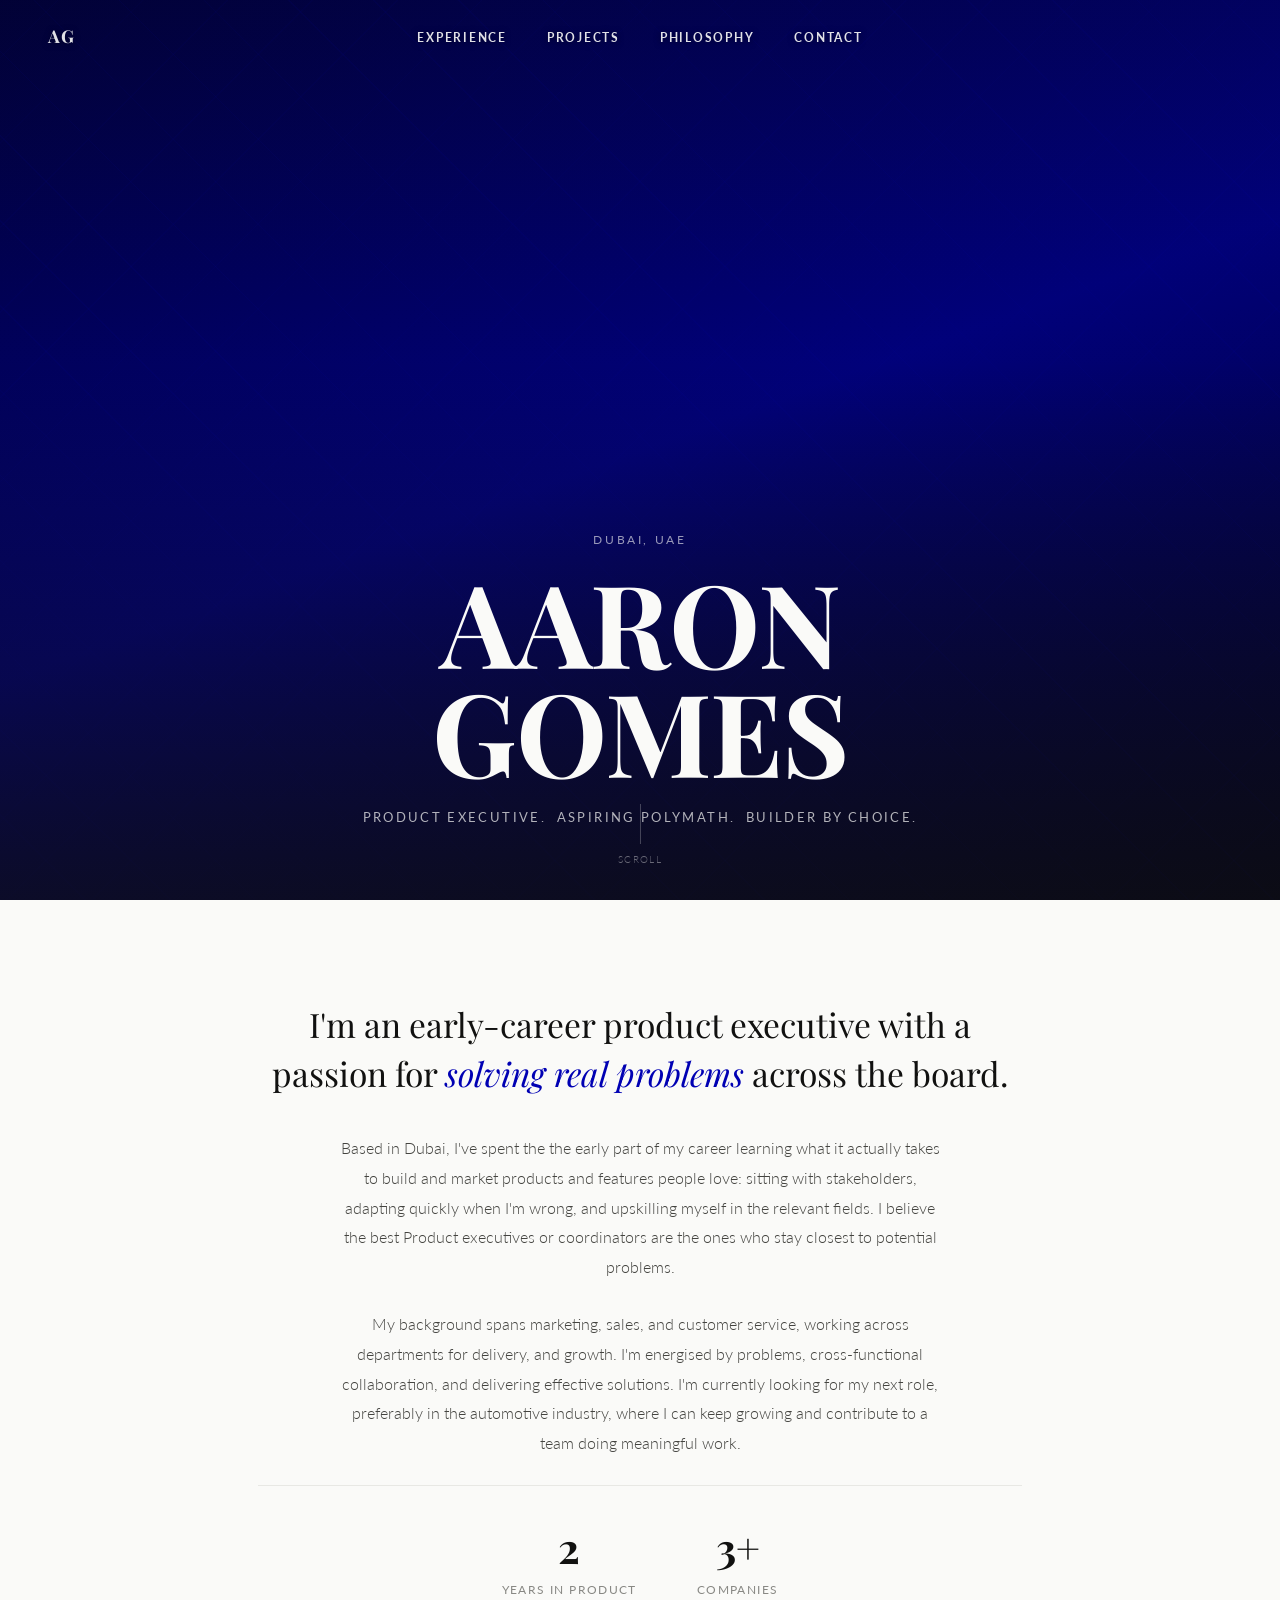
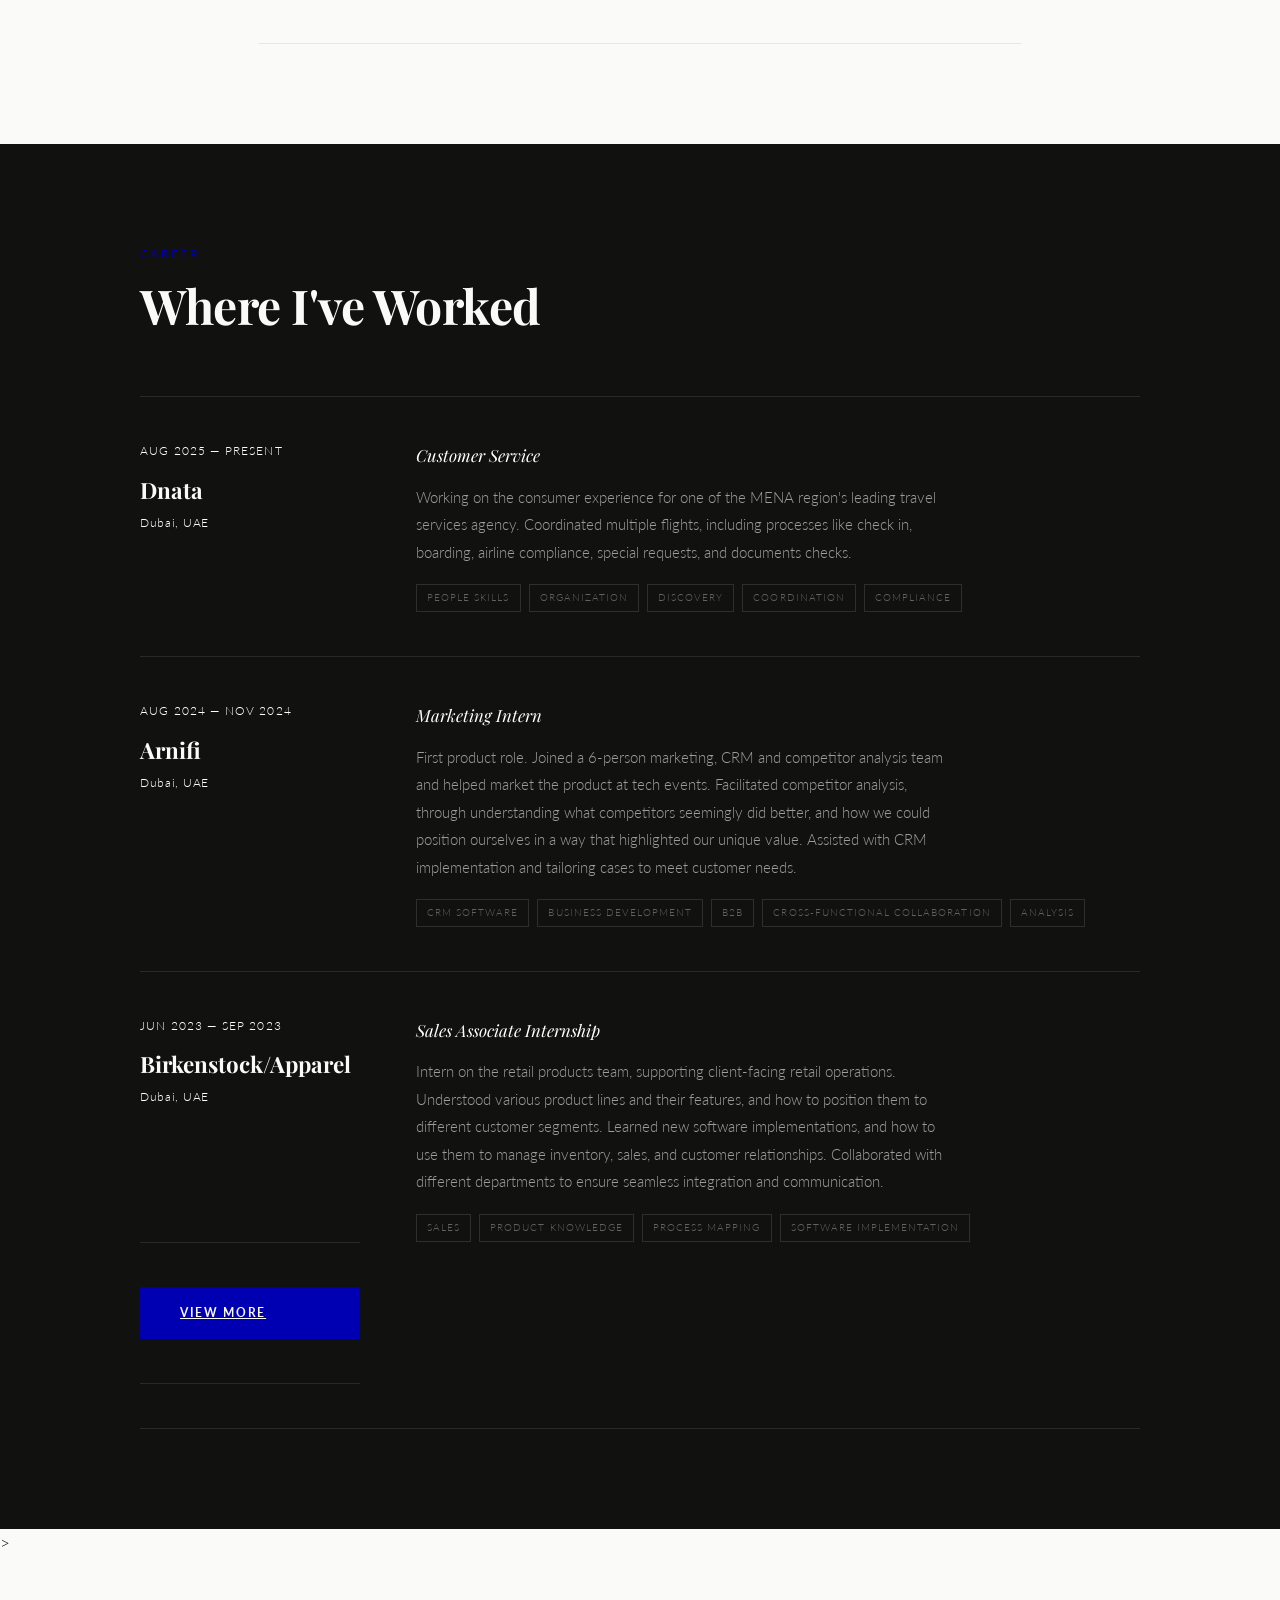
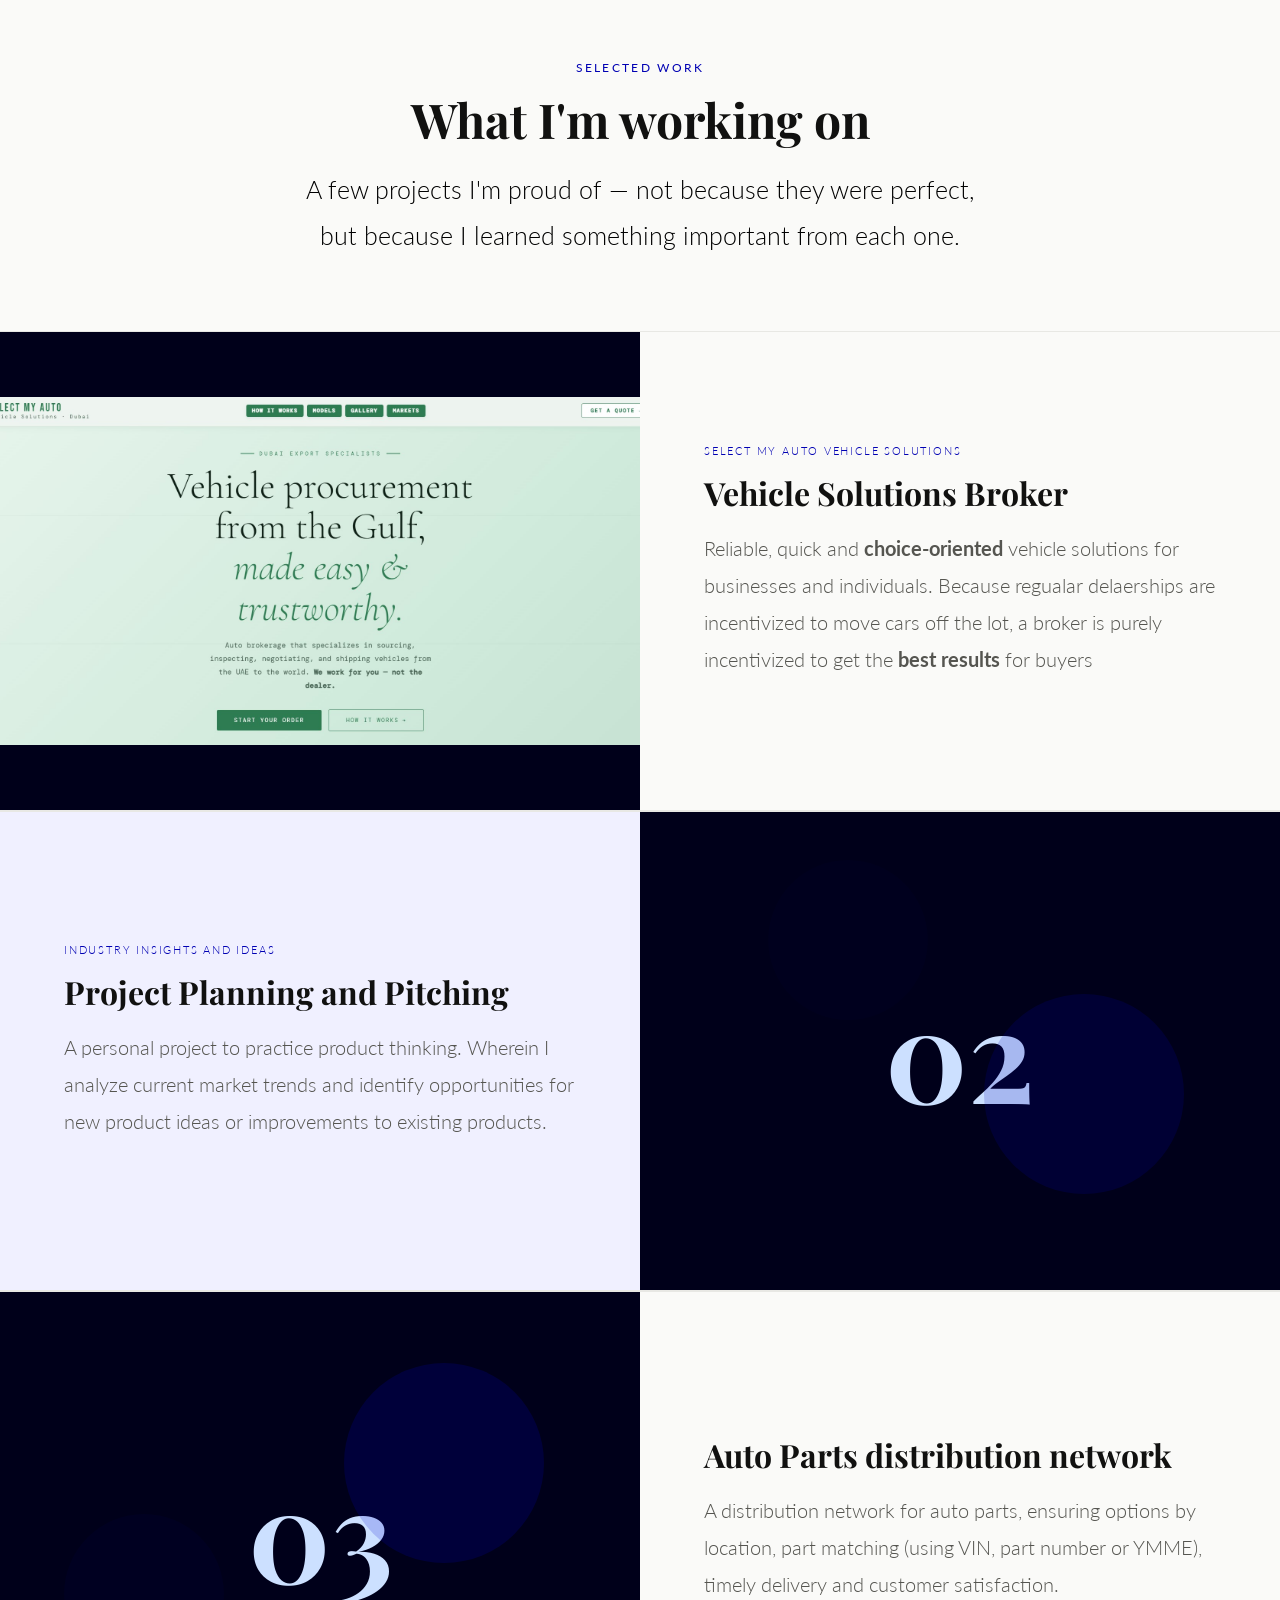
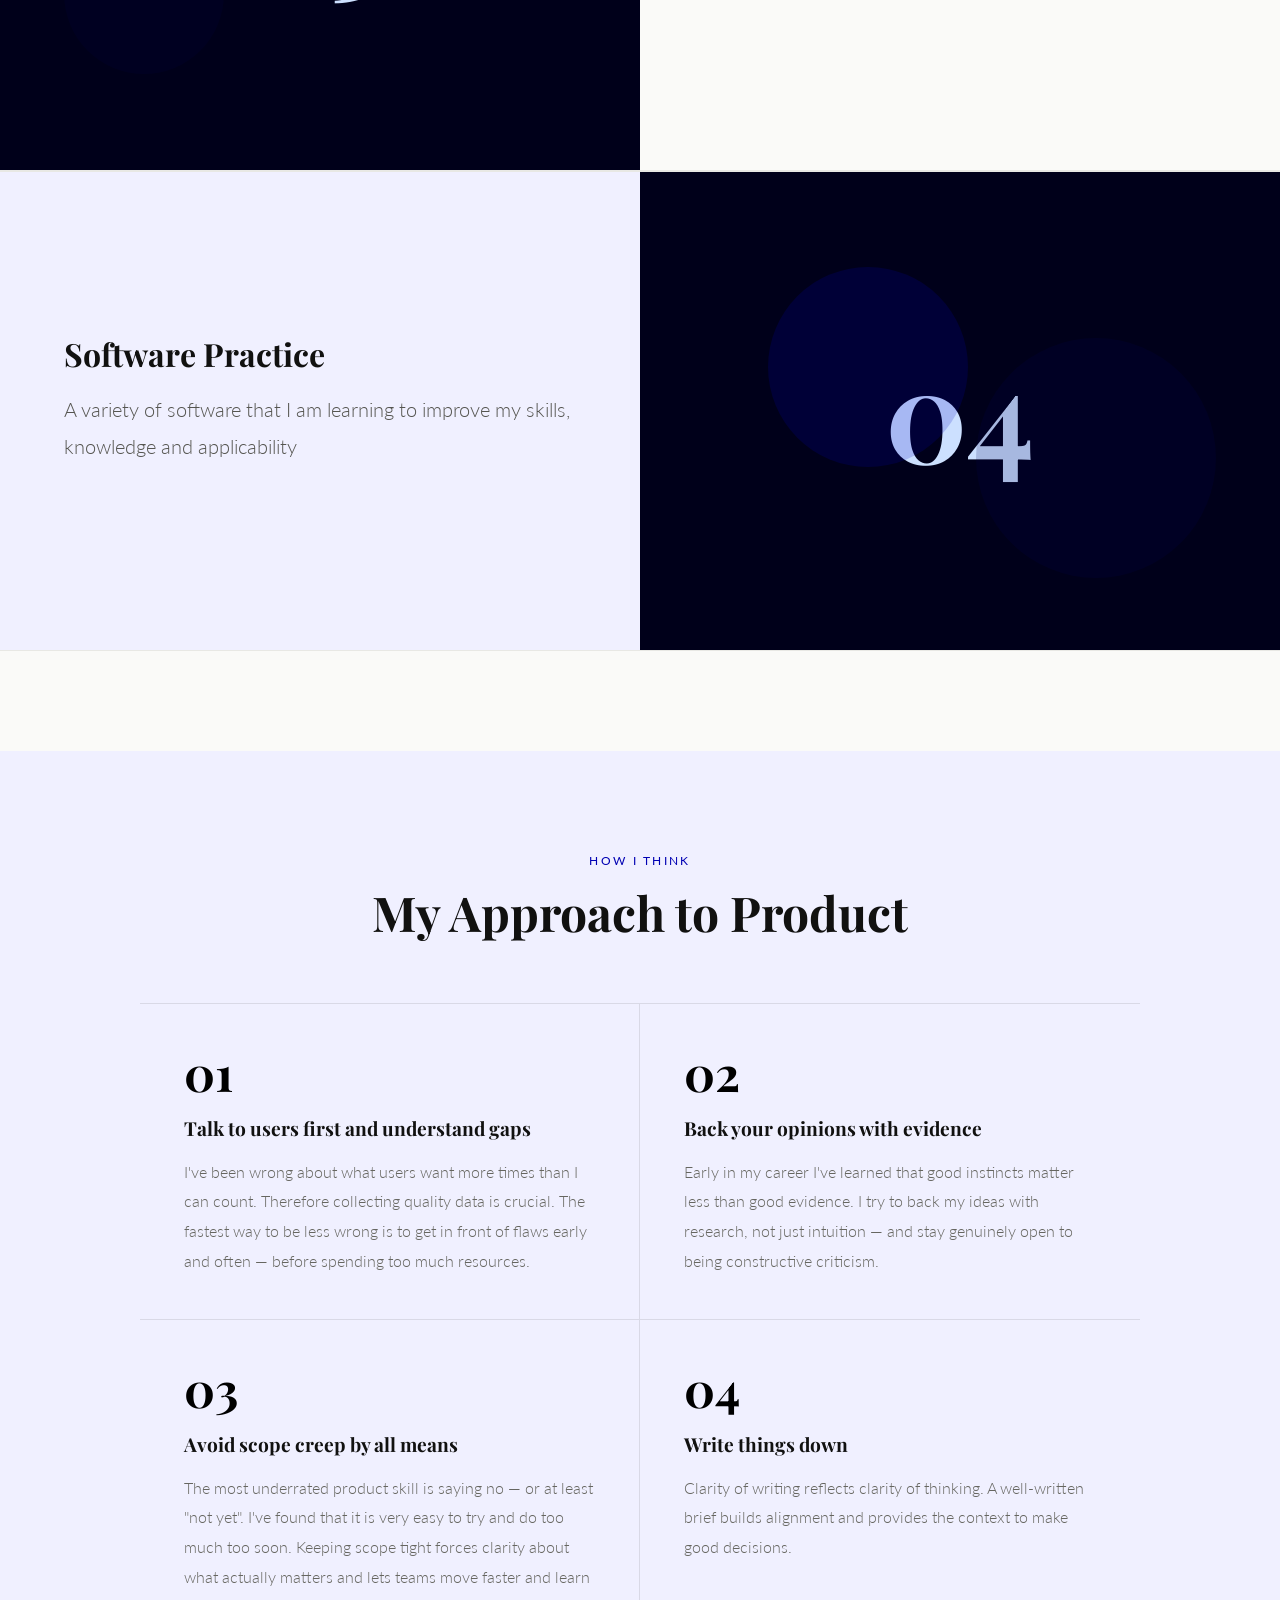
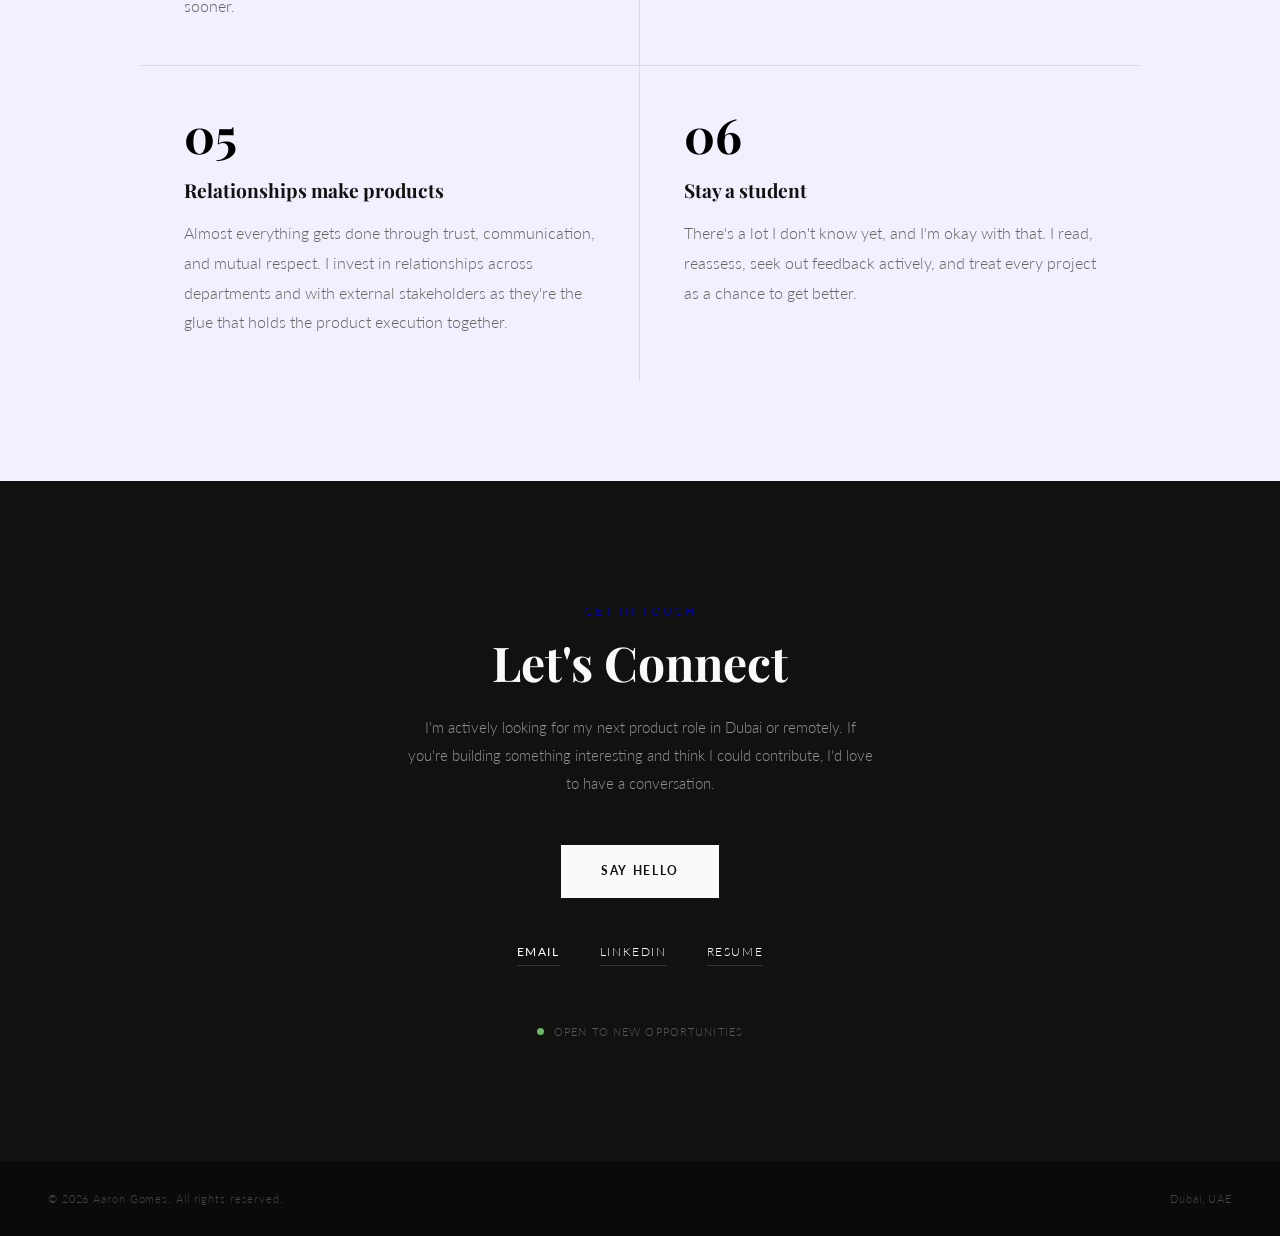
<file: index.html>
<!DOCTYPE html>
<html lang="en">
<head>
  <meta charset="UTF-8">
  <meta name="viewport" content="width=device-width, initial-scale=1.0">
  <title>Aaron Gomes – Product Executive. Dubai, UAE.</title>
  <link href="https://fonts.googleapis.com/css2?family=Playfair+Display:ital,wght@0,400;0,700;1,400;1,700&family=Lato:wght@300;400;700&display=swap" rel="stylesheet">
  <link rel="stylesheet" href="style.css">
</head>
<body>

<!-- NAV -->
<nav id="site-nav">
  <a href="#" class="nav-home" aria-label="Back to top">AG</a>
  <ul class="nav-links">
    <li><a href="#experience">Experience</a></li>
    <li><a href="#work">Projects</a></li>
    <li><a href="#philosophy">Philosophy</a></li>
    <li><a href="#contact">Contact</a></li>
  </ul>
</nav>

<!-- HERO -->
<section id="hero">
  <div class="hero-pattern"></div>
  <div class="hero-bg"></div>
  <div class="hero-content">
    <p class="hero-eyebrow">Dubai, UAE</p>
    <h1 class="hero-name">AARON<br>GOMES</h1>
    <p class="hero-subtitle">Product Executive.&nbsp; Aspiring Polymath.&nbsp; Builder by choice.</p>
  </div>
  <div class="hero-scroll">
    <div class="hero-scroll-line"></div>
    Scroll
  </div>
</section>

<!-- INTRO -->
<section id="intro">
  <p class="intro-lead">
    I'm an early-career product executive with a passion for <em>solving real problems</em> across the board.
  </p>
  <p class="intro-body">
    Based in Dubai, I've spent the the early part of my career learning what it actually takes to build and market products and features people love: 
    sitting with stakeholders, adapting quickly when I'm wrong, and upskilling myself in the relevant fields. 
    I believe the best Product executives or coordinators are the ones who stay closest to potential problems.
  </p>
  <p class="intro-body">
    My background spans marketing, sales, and customer service, working across departments for delivery, and growth. I'm energised by problems, cross-functional collaboration, and delivering effective solutions. I'm currently looking for my next role, preferably in the automotive industry,  where I can keep growing and contribute to a team doing meaningful work.
  </p>
  <div class="intro-stats">
    <div>
      <span class="istat-num">2</span>
      <span class="istat-label">Years in product</span>
    </div>
    <div>
      <span class="istat-num">3+</span>
      <span class="istat-label">Companies</span>
    </div>
    
  </div>
</section>

<!-- EXPERIENCE -->
<section id="experience">
  <div class="inner">
    <p class="section-label">Career</p>
    <h2 class="section-heading">Where I've Worked</h2>

    <div class="exp-item">
      <div class="exp-meta">
        <p class="exp-period">Aug 2025 — Present</p>
        <p class="exp-company">Dnata</p>
        <p class="exp-location">Dubai, UAE</p>
      </div>
      <div class="exp-body">
        <p class="exp-role">Customer Service</p>
        <p class="exp-desc">
          Working on the consumer experience for one of the MENA region's leading travel services agency. 
          Coordinated multiple flights, including processes like check in, boarding, airline compliance, special requests, and documents checks. 
          </p>
        <div class="exp-tags">
          <span class="tag">People Skills</span>
          <span class="tag">Organization</span>
          <span class="tag">Discovery</span>
          <span class="tag">Coordination</span>
          <span class="tag">Compliance</span>
        </div>
      </div>
    </div>

    <div class="exp-item">
      <div class="exp-meta">
        <p class="exp-period">Aug 2024 — Nov 2024</p>
        <p class="exp-company">Arnifi</p>
        <p class="exp-location">Dubai, UAE</p>
      </div>
      <div class="exp-body">
        <p class="exp-role">Marketing Intern</p>
        <p class="exp-desc">First product role. Joined a 6-person marketing, CRM and competitor analysis team and helped market the product at tech events. 
          Facilitated competitor analysis, through understanding what competitors seemingly did better, and how we could position ourselves in a way that highlighted our unique value. 
          Assisted with CRM implementation and tailoring cases to meet customer needs.</p>
        <div class="exp-tags">
          <span class="tag">CRM software</span>
          <span class="tag">Business Development</span>
          <span class="tag">B2B</span>
          <span class="tag">Cross-functional Collaboration</span>
          <span class="tag">Analysis</span>
        </div>
      </div>
    </div>

    <div class="exp-item">
      <div class="exp-meta">
        <p class="exp-period">Jun 2023 — Sep 2023</p>
        <p class="exp-company">Birkenstock/Apparel</p>
        <p class="exp-location">Dubai, UAE</p>
      </div>
      <div class="exp-body">
        <p class="exp-role">Sales Associate Internship</p>
        <p class="exp-desc">Intern on the retail products team, supporting client-facing retail operations. Understood various product lines and their features, and how to position them to different customer segments.
          Learned new software implementations, and how to use them to manage inventory, sales, and customer relationships. 
          Collaborated with different departments to ensure seamless integration and communication.</p>
        <div class="exp-tags">
          <span class="tag">Sales</span>
          <span class="tag">Product Knowledge</span>
          <span class="tag">Process Mapping</span>
          <span class="tag">Software Implementation</span>
        </div>
      </div>
      <div class="exp-item">
            <a href="https://www.linkedin.com/in/aarongomes36/details/experience/"  target="_blank" class="btn-wide">View more</a>
      </div>
    </div>
  </div>
</section>

<!-- SELECTED WORK -->
><section id="work">
  <div class="section-intro">
    <p class="section-label">Selected Work</p>
    <h2 class="section-heading">What I'm working on</h2>
    <p style="font-size:0.93rem; color:black; line-height:1.85; font-size: 25px;">
      A few projects I'm proud of — not because they were perfect, but because I learned something important from each one.</p>
  </div>

  <!-- Item 1 -->
  <a href="/Select My Auto Profile/vehicle-brokerage.html" class="work-link">
  <div class="work-item">
    <div class="work-visual" style="background: #00001a;">
      <div class="work-visual-inner">
        <img src="/Media/SelectMyAuto.jpg" alt="Project screenshot" style="width: 700px; object-fit: cover; border-radius: 8px;">
      </div>
    </div>
    <div class="work-content">
      <p class="work-eyebrow">Select My Auto Vehicle Solutions</p>
      <h3 class="work-title">Vehicle Solutions Broker</h3>
      <p class="work-desc">Reliable, quick and <b>choice-oriented</b> vehicle solutions for businesses and individuals. 
        Because regualar delaerships are incentivized to move cars off the lot, a broker is purely incentivized to get the <b>best results</b> for buyers</p>
    </div>
  </div>
  </a>

  <!-- Item 2 -->
  <a href="/Projects Profile/Projects.html" class="work-link">
  <div class="work-item reverse">
    <div class="work-visual" style="background: #00001a;">
      <div class="work-visual-inner">
        <div class="work-visual-num">02</div>
        <div class="work-visual-accent" style="background: #0000aa; bottom: 20%; right: 15%;"></div>
        <div class="work-visual-accent" style="background: #000033; top: 10%; left: 20%; width:160px; height:160px;"></div>
      </div>
    </div>
    <div class="work-content">
      <p class="work-eyebrow">Industry insights and ideas</p>
      <h3 class="work-title">Project Planning and Pitching</h3>
      <p class="work-desc">A personal project to practice product thinking. Wherein I analyze current market trends and identify opportunities for new product ideas or improvements to existing products.</p>
    </div>
  </div>
  </a>

  <!-- Item 3 -->
  <a href="" target="_blank" class="work-link">
  <div class="work-item">
    <div class="work-visual" style="background: #00001a;">
      <div class="work-visual-inner">
        <div class="work-visual-num">03</div>
        <div class="work-visual-accent" style="background: #0000cc; top: 15%; right: 15%;"></div>
        <div class="work-visual-accent" style="background: #000044; bottom: 20%; left: 10%; width:160px; height:160px;"></div>
      </div>
    </div>
    <div class="work-content">
      <h3 class="work-title">Auto Parts distribution network</h3>
      <p class="work-desc">A distribution network for auto parts, ensuring options by location, part matching (using VIN, part number or YMME), timely delivery and customer satisfaction.</p>
    </div>
  </div>
  </a>

  
  <!-- Item 4 -->
  <a href="" target="_blank" class="work-link">
  <div class="work-item reverse">
    <div class="work-visual" style="background: #00001a;">
      <div class="work-visual-inner">
        <div class="work-visual-num">04</div>
        <div class="work-visual-accent" style="background: #0000bb; top: 20%; left: 20%;"></div>
        <div class="work-visual-accent" style="background: #000055; bottom: 15%; right: 10%; width:240px; height:240px;"></div>
      </div>
    </div>
    <div class="work-content">
      <h3 class="work-title">Software Practice</h3>
      <p class="work-desc">A variety of software that I am learning to improve my skills, knowledge and applicability</p>
    </div>
  </div>
  </a>

</section>

<!-- PHILOSOPHY -->
<section id="philosophy">
  <div class="inner">
    <p class="section-label">How I Think</p>
    <h2 class="section-heading">My Approach to Product</h2>

    <div class="principles">
      <div class="principle">
        <div class="principle-num">01</div>
        <h3 class="principle-title">Talk to users first and understand gaps</h3>
        <p class="principle-body">I've been wrong about what users want more times than I can count. Therefore collecting quality data is crucial. The fastest way to be less wrong is to get in front of flaws early and often — before spending too much resources.</p>
      </div>
      <div class="principle">
        <div class="principle-num">02</div>
        <h3 class="principle-title">Back your opinions with evidence</h3>
        <p class="principle-body">Early in my career I've learned that good instincts matter less than good evidence. I try to back my ideas with research, not just intuition — and stay genuinely open to being constructive criticism.</p>
      </div>
      <div class="principle">
        <div class="principle-num">03</div>
        <h3 class="principle-title">Avoid scope creep by all means</h3>
        <p class="principle-body">The most underrated product skill is saying no — or at least "not yet". I've found that it is very easy to try and do too much too soon. Keeping scope tight forces clarity about what actually matters and lets teams move faster and learn sooner.</p>
      </div>
      <div class="principle">
        <div class="principle-num">04</div>
        <h3 class="principle-title">Write things down</h3>
        <p class="principle-body">Clarity of writing reflects clarity of thinking. A well-written brief builds alignment and provides the context to make good decisions.</p>
      </div>
      <div class="principle">
        <div class="principle-num">05</div>
        <h3 class="principle-title">Relationships make products</h3>
        <p class="principle-body">Almost everything gets done through trust, communication, and mutual respect. I invest in relationships across departments and with external stakeholders as they're the glue that holds the product execution together.</p>
      </div>
      <div class="principle">
        <div class="principle-num">06</div>
        <h3 class="principle-title">Stay a student</h3>
        <p class="principle-body">There's a lot I don't know yet, and I'm okay with that. I read, reassess, seek out feedback actively, and treat every project as a chance to get better.</p>
      </div>
    </div>

  </div>
</section>

<!-- CONTACT -->
<section id="contact">
  <div class="inner">
    <p class="section-label">Get in Touch</p>
    <h2 class="section-heading">Let's Connect</h2>
    <p class="contact-body">I'm actively looking for my next product role in Dubai or remotely. If you're building something interesting and think I could contribute, I'd love to have a conversation.</p>

    <a href="mailto:aarongomes2003@gmail.com" class="btn-cta">Say hello</a>

    <div class="contact-links-row" style="margin-top: 44px;">
      <button class="contact-link email-modal-trigger" onclick="document.getElementById('email-modal').classList.add('open')">Email</button>
      <a href="https://www.linkedin.com/in/aarongomes36/" class="contact-link" target="_blank">LinkedIn</a>
      <a href="AaronG-Prodexec-2.pdf" class="contact-link" target="_blank">Resume</a>
    </div>

    <div class="avail-row">
      <span class="avail-dot"></span>
      Open to new opportunities
    </div>
  </div>
</section>

<!-- FOOTER -->
<footer>
  <span>© 2026 Aaron Gomes. All rights reserved.</span>
  <span>Dubai, UAE</span>
</footer>

<!-- EMAIL MODAL -->
<div id="email-modal" class="modal-overlay" role="dialog" aria-modal="true" aria-labelledby="modal-title">
  <div class="modal-box">
    <button class="modal-close" onclick="document.getElementById('email-modal').classList.remove('open')" aria-label="Close">
      <svg viewBox="0 0 24 24" fill="none" stroke="currentColor" stroke-width="2" stroke-linecap="round" stroke-linejoin="round">
        <line x1="18" y1="6" x2="6" y2="18"></line>
        <line x1="6" y1="6" x2="18" y2="18"></line>
      </svg>
    </button>
    <p class="modal-label" id="modal-title">Email</p>
    <a href="mailto:aarongomes2003@gmail.com" class="modal-email">aarongomes2003@gmail.com</a>
    <p class="modal-hint">Click the address to open your mail app, or copy it below.</p>
    <button class="modal-copy-btn" id="copy-btn" onclick="
      navigator.clipboard.writeText('aarongomes2003@gmail.com').then(() => {
        const btn = document.getElementById('copy-btn');
        btn.textContent = 'Copied!';
        setTimeout(() => btn.textContent = 'Copy address', 2000);
      });
    ">Copy address</button>
  </div>
</div>

<!-- SCROLL TO TOP -->
<button id="scroll-top" aria-label="Scroll to top">
  <svg viewBox="0 0 24 24" xmlns="http://www.w3.org/2000/svg">
    <polyline points="18 15 12 9 6 15"></polyline>
  </svg>
</button>

<script src="main.js"></script>
</body>
</html>
</file>
<file: style.css>
/* ─────────────────────────────────────────
   Aaron Gomes — Portfolio Stylesheet
   ───────────────────────────────────────── */

/* ─── RESET & ROOT ─── */
*, *::before, *::after { box-sizing: border-box; margin: 0; padding: 0; }

:root {
  --black: #111110;
  --white: #fafaf8;
  --gray: #888884;
  --light-gray: #e8e8e4;
  --accent: #0000b3;
  --serif: 'Playfair Display', Georgia, serif;
  --sans: 'Lato', system-ui, sans-serif;
}

html { scroll-behavior: smooth; }

body {
  background: var(--white);
  color: var(--black);
  font-family: var(--sans);
  font-weight: 300;
  line-height: 1.7;
  font-size: 17px;
}

/* ─── NAV ─── */
#site-nav {
  position: fixed;
  top: 0; left: 0; right: 0;
  z-index: 200;
  display: flex;
  align-items: center;
  justify-content: center;
  padding: 22px 48px;
  background: transparent;
  border-bottom: none;
  transition: background 0.4s, padding 0.3s, border-color 0.4s;
}

#site-nav.scrolled {
  background: rgba(250,250,248,0.95);
  backdrop-filter: blur(10px);
  border-bottom: 1px solid rgba(17,17,16,0.07);
  padding: 16px 48px;
}

.nav-home {
  position: absolute;
  left: 48px;
  font-family: var(--serif);
  font-size: 1.1rem;
  font-weight: 700;
  letter-spacing: 0.06em;
  color: rgba(250,250,248,0.9);
  text-decoration: none;
  text-shadow: 0 1px 6px rgba(0,0,0,0.5);
  transition: color 0.2s;
}

.nav-home:hover { color: #fff; }

#site-nav.scrolled .nav-home {
  color: var(--black);
  text-shadow: none;
}

#site-nav.scrolled .nav-home:hover { color: var(--accent); }

.nav-links {
  display: flex;
  gap: 40px;
  list-style: none;
}

.nav-links a {
  font-family: var(--sans);
  font-size: 0.78rem;
  font-weight: 700;
  letter-spacing: 0.14em;
  text-transform: uppercase;
  color: rgba(250,250,248,0.9);
  text-decoration: none;
  transition: color 0.2s, opacity 0.2s;
  text-shadow: 0 1px 6px rgba(0,0,0,0.5);
}

.nav-links a:hover { color: #fff; }

#site-nav.scrolled .nav-links a {
  color: var(--black);
  opacity: 0.6;
  text-shadow: none;
}

#site-nav.scrolled .nav-links a:hover { opacity: 1; }

/* ─── HERO ─── */
#hero {
  position: relative;
  height: 100vh;
  min-height: 600px;
  display: flex;
  flex-direction: column;
  align-items: center;
  justify-content: flex-end;
  padding-bottom: 72px;
  text-align: center;
  overflow: hidden;
  background: var(--black);
}

.hero-bg {
  position: absolute;
  inset: 0;
  background: linear-gradient(
    to bottom,
    rgba(17,17,16,0.1) 0%,
    rgba(17,17,16,0.05) 40%,
    rgba(17,17,16,0.7) 100%
  );
  z-index: 1;
}

.hero-pattern {
  position: absolute;
  inset: 0;
  z-index: 0;
  background:
    repeating-linear-gradient(
      45deg,
      rgba(0,0,179,0.08) 0px,
      rgba(0,0,179,0.08) 1px,
      transparent 1px,
      transparent 60px
    ),
    repeating-linear-gradient(
      -45deg,
      rgba(0,0,179,0.05) 0px,
      rgba(0,0,179,0.05) 1px,
      transparent 1px,
      transparent 60px
    ),
    linear-gradient(160deg, #00003a 0%, #000080 50%, #000020 100%);
}

.hero-content {
  position: relative;
  z-index: 2;
}

.hero-eyebrow {
  font-family: var(--sans);
  font-size: 0.75rem;
  font-weight: 400;
  letter-spacing: 0.22em;
  text-transform: uppercase;
  color: rgba(250,250,248,0.6);
  margin-bottom: 16px;
}

.hero-name {
  font-family: var(--serif);
  font-size: clamp(3.8rem, 9vw, 8rem);
  font-weight: 700;
  color: var(--white);
  line-height: 0.95;
  letter-spacing: -0.01em;
  margin-bottom: 20px;
}

.hero-subtitle {
  font-family: var(--sans);
  font-size: 0.82rem;
  font-weight: 400;
  letter-spacing: 0.18em;
  text-transform: uppercase;
  color: rgba(250,250,248,0.7);
}

.hero-scroll {
  position: absolute;
  bottom: 32px;
  left: 50%;
  transform: translateX(-50%);
  z-index: 2;
  display: flex;
  flex-direction: column;
  align-items: center;
  gap: 8px;
  color: rgba(250,250,248,0.4);
  font-family: var(--sans);
  font-size: 0.6rem;
  letter-spacing: 0.14em;
  text-transform: uppercase;
}

.hero-scroll-line {
  width: 1px;
  height: 40px;
  background: rgba(250,250,248,0.25);
  animation: scrollPulse 2s ease-in-out infinite;
}

@keyframes scrollPulse {
  0%,100% { opacity: 0.25; transform: scaleY(1); }
  50%      { opacity: 0.7;  transform: scaleY(0.6); }
}

/* ─── INTRO ─── */
#intro {
  max-width: 860px;
  margin: 0 auto;
  padding: 100px 48px;
  text-align: center;
}

.intro-lead {
  font-family: var(--serif);
  font-size: clamp(1.5rem, 3vw, 2.1rem);
  font-weight: 400;
  line-height: 1.45;
  color: var(--black);
  margin-bottom: 36px;
}

.intro-lead em { font-style: italic; color: var(--accent); }

.intro-body {
  font-size: 1rem;
  line-height: 1.85;
  color: #444440;
  max-width: 68ch;
  margin: 0 auto 28px;
}

.intro-stats {
  display: flex;
  justify-content: center;
  gap: 60px;
  padding: 40px 0;
  border-top: 1px solid var(--light-gray);
  border-bottom: 1px solid var(--light-gray);
}

.istat-num {
  font-family: var(--serif);
  font-size: 2.6rem;
  font-weight: 700;
  color: var(--black);
  display: block;
  line-height: 1;
  margin-bottom: 6px;
}

.istat-label {
  font-size: 0.72rem;
  font-weight: 400;
  letter-spacing: 0.12em;
  text-transform: uppercase;
  color: var(--gray);
}

/* ─── EXPERIENCE ─── */
#experience {
  background: var(--black);
  color: var(--white);
  padding: 100px 48px;
}

#experience .inner {
  max-width: 1000px;
  margin: 0 auto;
}

#experience .section-label {
  font-family: var(--sans);
  font-size: 0.72rem;
  font-weight: 400;
  letter-spacing: 0.2em;
  text-transform: uppercase;
  color: var(--accent);
  margin-bottom: 16px;
}

#experience .section-heading {
  font-family: var(--serif);
  font-size: clamp(2rem, 4vw, 3rem);
  font-weight: 700;
  line-height: 1.1;
  letter-spacing: -0.01em;
  color: var(--white);
  margin-bottom: 64px;
  max-width: 14ch;
}

.exp-item {
  display: grid;
  grid-template-columns: 220px 1fr;
  gap: 0 56px;
  padding: 44px 0;
  border-top: 1px solid rgba(250,250,248,0.1);
}

.exp-item:last-child { border-bottom: 1px solid rgba(250,250,248,0.1); }

.exp-period {
  font-size: 0.72rem;
  letter-spacing: 0.1em;
  text-transform: uppercase;
  color: white;
  margin-bottom: 10px;
}

.exp-company {
  font-family: var(--serif);
  font-size: 1.4rem;
  font-weight: 700;
  color: var(--white);
  margin-bottom: 4px;
}

.exp-location {
  font-size: 0.72rem;
  letter-spacing: 0.06em;
  color: white;
}

.exp-role {
  font-family: var(--serif);
  font-size: 1.05rem;
  font-style: italic;
  color: white;
  margin-bottom: 14px;
}

.exp-desc {
  font-size: 0.93rem;
  line-height: 1.85;
  color: rgba(250,250,248,0.6);
  margin-bottom: 18px;
  max-width: 60ch;
}

.exp-tags {
  display: flex;
  flex-wrap: wrap;
  gap: 8px;
}

.tag {
  font-size: 0.65rem;
  letter-spacing: 0.1em;
  text-transform: uppercase;
  color: rgba(250,250,248,0.35);
  border: 1px solid rgba(250,250,248,0.12);
  padding: 4px 10px;
}

/* ─── WORK ─── */
#work { padding: 100px 0; }

a.work-link {
  display: block;
  text-decoration: none;
  color: inherit;
  cursor: pointer;
}

a.work-link:hover .work-visual-num { color: rgba(249, 248, 250, 0.289); }
a.work-link:hover .work-title { color: var(--accent); }

#work .section-intro {
  max-width: 800px;
  margin: 0 auto 72px;
  padding: 0 48px;
  text-align: center;
}

#work .section-label {
  font-family: var(--sans);
  font-size: 0.72rem;
  font-weight: 400;
  letter-spacing: 0.2em;
  text-transform: uppercase;
  color: var(--accent);
  margin-bottom: 16px;
}

#work .section-heading {
  font-family: var(--serif);
  font-size: clamp(2rem, 4vw, 3rem);
  font-weight: 700;
  line-height: 1.1;
  margin-bottom: 20px;
}

.work-item {
  display: grid;
  grid-template-columns: 1fr 1fr;
  min-height: 480px;
  border-top: 1px solid var(--light-gray);
}

.work-item:last-child { border-bottom: 1px solid var(--light-gray); }

.work-item.reverse { direction: rtl; }
.work-item.reverse > * { direction: ltr; }

.work-visual {
  background: var(--black);
  position: relative;
  overflow: hidden;
  min-height: 380px;
}

.work-visual-inner {
  position: absolute;
  inset: 0;
  display: flex;
  align-items: center;
  justify-content: center;
}

.work-visual-num {
  font-family: var(--serif);
  font-size: 8rem;
  font-weight: 700;
  color: #cce0ff;
  line-height: 1;
  user-select: none;
}

.work-visual-accent {
  position: absolute;
  width: 200px;
  height: 200px;
  border-radius: 50%;
  opacity: 0.18;
}

.work-content {
  padding: 56px 64px;
  display: flex;
  flex-direction: column;
  justify-content: center;
  background: var(--white);
}

.work-item.reverse .work-content { background: #f0f0ff; }

.work-eyebrow {
  font-size: 0.7rem;
  letter-spacing: 0.16em;
  text-transform: uppercase;
  color: var(--accent);
  margin-bottom: 14px;
}

.work-title {
  font-family: var(--serif);
  font-size: clamp(1.5rem, 2.5vw, 2rem);
  font-weight: 700;
  line-height: 1.2;
  margin-bottom: 18px;
  color: var(--black);
}

.work-desc {
  font-size: 20px;
  line-height: 1.85;
  color: #555550;
  margin-bottom: 22px;
  max-width: 44ch;
}

.work-impact {
  font-family: var(--serif);
  font-size: 0.98rem;
  font-style: italic;
  color: var(--black);
  border-left: 2px solid var(--accent);
  padding-left: 16px;
  line-height: 1.5;
}

/* ─── PHILOSOPHY ─── */
#philosophy {
  padding: 100px 48px;
  background: #f0f0ff;
}

#philosophy .inner {
  max-width: 1000px;
  margin: 0 auto;
}

#philosophy .section-label {
  font-family: var(--sans);
  font-size: 0.72rem;
  font-weight: 400;
  letter-spacing: 0.2em;
  text-transform: uppercase;
  color: var(--accent);
  margin-bottom: 16px;
  text-align: center;
}

#philosophy .section-heading {
  font-family: var(--serif);
  font-size: clamp(2rem, 4vw, 3rem);
  font-weight: 700;
  line-height: 1.1;
  text-align: center;
  margin-bottom: 64px;
}

.principles {
  display: grid;
  grid-template-columns: repeat(2, 1fr);
  gap: 0;
}

.principle {
  padding: 44px;
  border-top: 1px solid rgba(17,17,16,0.1);
  border-right: 1px solid rgba(17,17,16,0.1);
}

.principle:nth-child(2n) { border-right: none; }

.principle-num {
  font-family: var(--serif);
  font-size: 3rem;
  font-weight: 700;
  color: black;
  line-height: 1;
  margin-bottom: 16px;
}

.principle-title {
  font-family: var(--serif);
  font-size: 1.2rem;
  font-weight: 700;
  margin-bottom: 12px;
  color: var(--black);
}

.principle-body {
  font-size: 1rem;
  line-height: 1.85;
  color: #666660;
}

/* ─── CONTACT ─── */
#contact {
  padding: 120px 48px;
  text-align: center;
  background: var(--black);
  color: var(--white);
}

#contact .inner { max-width: 700px; margin: 0 auto; }

#contact .section-label {
  font-size: 0.72rem;
  letter-spacing: 0.2em;
  text-transform: uppercase;
  color: var(--accent);
  margin-bottom: 16px;
}

#contact .section-heading {
  font-family: var(--serif);
  font-size: clamp(2rem, 4vw, 3rem);
  font-weight: 700;
  line-height: 1.1;
  color: var(--white);
  margin-bottom: 24px;
}

#contact .contact-body {
  font-size: 0.95rem;
  line-height: 1.85;
  color: rgba(250,250,248,0.55);
  margin-bottom: 48px;
  max-width: 52ch;
  margin-left: auto;
  margin-right: auto;
}

.contact-links-row {
  display: flex;
  justify-content: center;
  gap: 40px;
  flex-wrap: wrap;
  margin-bottom: 56px;
}

.contact-link {
  font-size: 0.72rem;
  letter-spacing: 0.14em;
  text-transform: uppercase;
  color: white;
  text-decoration: none;
  transition: color 0.2s;
  padding-bottom: 4px;
  border-bottom: 1px solid rgba(250,250,248,0.15);
}

.contact-link:hover { color: var(--white); border-bottom-color: var(--white); }

.btn-wide{
  display: inline-block;
  font-family: var(--sans);
  font-size: 0.75rem;
  font-weight: 700;
  letter-spacing: 0.14em;
  text-transform: uppercase;
  color: var(--white);
  background: var(--accent);
  padding: 16px 40px;
  
}

.btn-cta {
  display: inline-block;
  font-family: var(--sans);
  font-size: 0.75rem;
  font-weight: 700;
  letter-spacing: 0.14em;
  text-transform: uppercase;
  color: var(--black);
  background: var(--white);
  padding: 16px 40px;
  text-decoration: none;
  transition: background 0.25s, color 0.25s;
}

.btn-cta:hover { background: var(--accent); color: var(--white); }

.avail-row {
  margin-top: 36px;
  display: flex;
  align-items: center;
  justify-content: center;
  gap: 10px;
  font-size: 0.7rem;
  letter-spacing: 0.1em;
  text-transform: uppercase;
  color: rgba(250,250,248,0.3);
}

.avail-dot {
  width: 7px; height: 7px;
  border-radius: 50%;
  background: #6bba6b;
  animation: blink 2.4s ease-in-out infinite;
}

@keyframes blink { 0%,100% { opacity: 1; } 50% { opacity: 0.3; } }

/* ─── EMAIL MODAL ─── */
.email-modal-trigger {
  background: none;
  border: none;
  border-bottom: 1px solid rgba(250,250,248,0.15);
  padding-bottom: 4px;
  cursor: pointer;
  font-family: var(--sans);
}

.modal-overlay {
  position: fixed;
  inset: 0;
  z-index: 500;
  background: rgba(0,0,0,0.6);
  backdrop-filter: blur(6px);
  display: flex;
  align-items: center;
  justify-content: center;
  opacity: 0;
  pointer-events: none;
  transition: opacity 0.3s;
}

.modal-overlay.open {
  opacity: 1;
  pointer-events: auto;
}

.modal-box {
  position: relative;
  background: var(--white);
  color: var(--black);
  padding: 52px 56px;
  max-width: 480px;
  width: 90%;
  text-align: center;
  transform: translateY(20px);
  transition: transform 0.3s;
}

.modal-overlay.open .modal-box {
  transform: translateY(0);
}

.modal-close {
  position: absolute;
  top: 16px;
  right: 16px;
  background: none;
  border: none;
  cursor: pointer;
  color: var(--gray);
  padding: 4px;
  transition: color 0.2s;
}

.modal-close:hover { color: var(--black); }

.modal-close svg {
  width: 18px;
  height: 18px;
  display: block;
}

.modal-label {
  font-family: var(--sans);
  font-size: 0.68rem;
  font-weight: 700;
  letter-spacing: 0.18em;
  text-transform: uppercase;
  color: var(--accent);
  margin-bottom: 20px;
}

.modal-email {
  display: block;
  font-family: var(--serif);
  font-size: clamp(1.1rem, 3vw, 1.5rem);
  font-weight: 700;
  color: var(--black);
  text-decoration: none;
  margin-bottom: 14px;
  word-break: break-all;
  transition: color 0.2s;
}

.modal-email:hover { color: var(--accent); }

.modal-hint {
  font-size: 0.78rem;
  color: var(--gray);
  margin-bottom: 28px;
  line-height: 1.6;
}

.modal-copy-btn {
  font-family: var(--sans);
  font-size: 0.72rem;
  font-weight: 700;
  letter-spacing: 0.12em;
  text-transform: uppercase;
  color: var(--white);
  background: var(--accent);
  border: none;
  padding: 13px 32px;
  cursor: pointer;
  transition: background 0.2s;
}

.modal-copy-btn:hover { background: #000080; }

/* ─── SCROLL TO TOP ─── */
#scroll-top {
  position: fixed;
  bottom: 36px;
  right: 36px;
  z-index: 300;
  width: 44px;
  height: 44px;
  background: #0000b3;
  color: var(--white);
  border: none;
  cursor: pointer;
  display: flex;
  align-items: center;
  justify-content: center;
  opacity: 0;
  transform: translateY(12px);
  transition: opacity 0.3s, transform 0.3s, background 0.2s;
  pointer-events: none;
}

#scroll-top.visible {
  opacity: 1;
  transform: translateY(0);
  pointer-events: auto;
}

#scroll-top:hover { background: var(--accent); }

#scroll-top svg {
  width: 16px;
  height: 16px;
  stroke: currentColor;
  stroke-width: 2;
  fill: none;
  stroke-linecap: round;
  stroke-linejoin: round;
}

/* ─── FOOTER ─── */
footer {
  background: #0a0a09;
  padding: 28px 48px;
  display: flex;
  justify-content: space-between;
  align-items: center;
  color: rgba(250,250,248,0.25);
  font-size: 0.7rem;
  letter-spacing: 0.08em;
}

/* ─── RESPONSIVE ─── */
@media (max-width: 860px) {

  /* NAV */
  #site-nav {
    padding: 14px 20px;
    justify-content: space-between;
  }
  #site-nav.scrolled { padding: 12px 20px; }
  .nav-home {
    position: static;
    font-size: 1rem;
  }
  .nav-links { gap: 16px; }
  .nav-links a { font-size: 0.68rem; letter-spacing: 0.1em; }

  /* HERO */
  .hero-name { font-size: clamp(3rem, 16vw, 5rem); }

  /* INTRO */
  #intro { padding: 60px 24px; }
  .intro-stats { gap: 24px; flex-wrap: wrap; justify-content: center; }
  .intro-stats > div { min-width: 80px; text-align: center; }

  /* EXPERIENCE */
  #experience { padding: 60px 24px; }
  .exp-item {
    grid-template-columns: 1fr;
    gap: 8px;
    padding: 32px 0;
  }
  .exp-item:last-child { border-bottom: none; }
  .exp-meta { padding-bottom: 4px; }

  /* WORK */
  #work .section-intro { padding: 0 24px; }
  .work-item {
    grid-template-columns: 1fr;
    min-height: auto;
  }
  .work-item.reverse { direction: ltr; }
  .work-visual { min-height: 200px; }
  .work-visual-num { font-size: 5rem; }
  .work-content { padding: 32px 24px; }
  .work-desc { font-size: 1rem; max-width: 100%; }

  /* PHILOSOPHY */
  #philosophy { padding: 60px 24px; }
  .principles { grid-template-columns: 1fr; }
  .principle { border-right: none; padding: 32px 0; }

  /* CONTACT */
  #contact { padding: 60px 24px; }
  .contact-links-row { gap: 20px; }
  .modal-box { padding: 40px 28px; }
  .modal-email { font-size: 1rem; }

  /* FOOTER */
  footer {
    padding: 20px 24px;
    flex-direction: column;
    gap: 6px;
    text-align: center;
  }

  /* SCROLL TOP */
  #scroll-top { bottom: 20px; right: 20px; width: 40px; height: 40px; }
}

/* Very small screens */
@media (max-width: 400px) {
  .nav-links { gap: 10px; }
  .nav-links a { font-size: 0.6rem; }
  .hero-name { font-size: 3rem; }
  .work-content { padding: 24px 16px; }
  #experience { padding: 48px 16px; }
  #philosophy { padding: 48px 16px; }
  #contact { padding: 48px 16px; }
}
</file>
